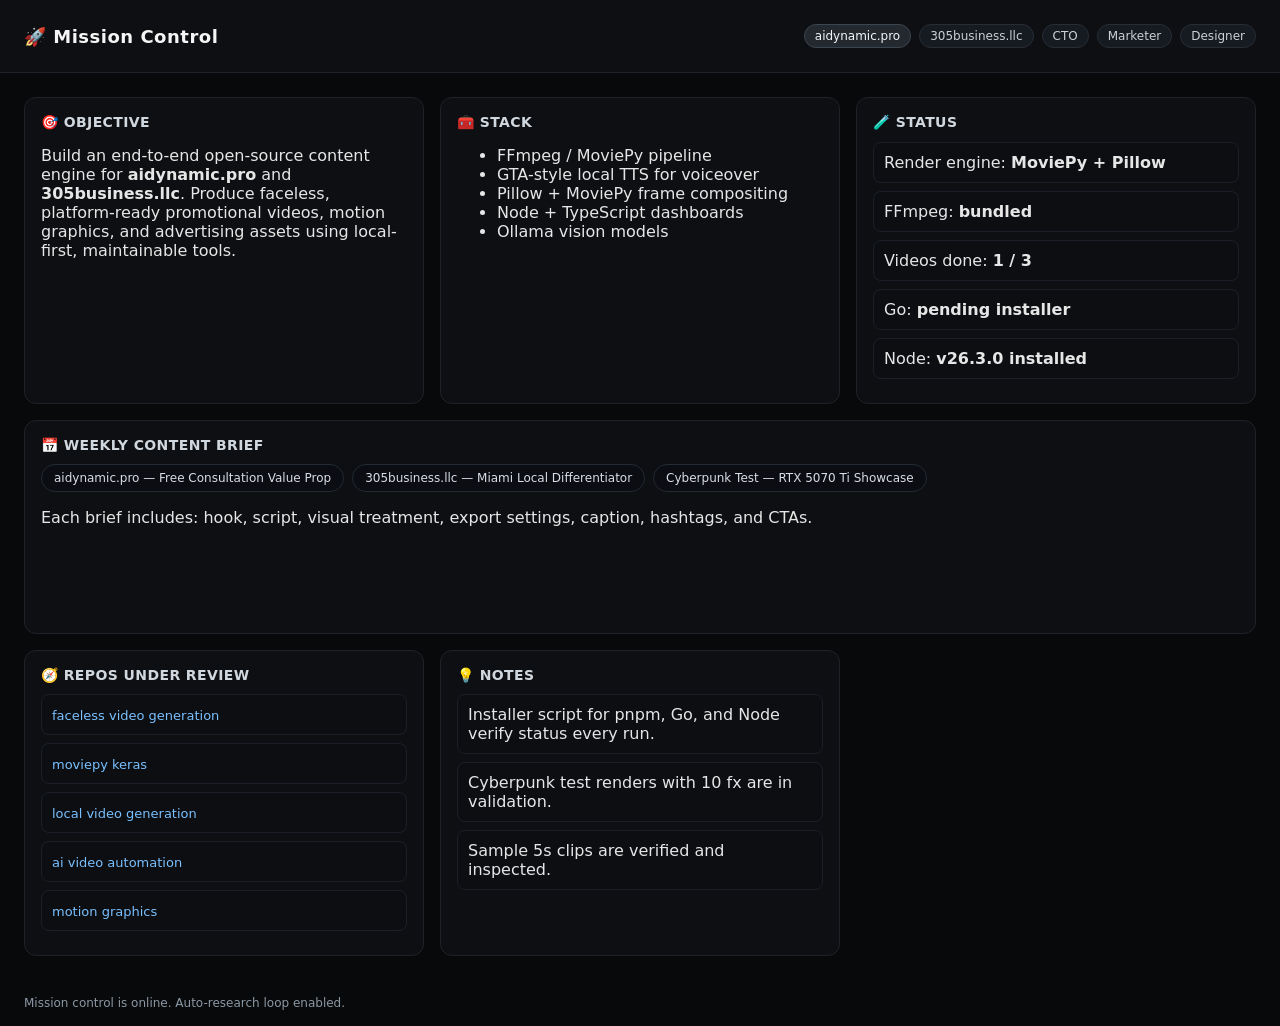
<file: dashboard/index.html>
<!doctype html>
<html lang="en">
<head>
<meta charset="utf-8"/>
<meta name="viewport" content="width=device-width, initial-scale=1"/>
<title>Mission Control</title>
<style>
  body {
    margin: 0;
    font-family: system-ui, -apple-system, Segoe UI, Roboto, Helvetica, Arial, sans-serif;
    background: #08090a;
    color: #e6e6e6;
  }
  header {
    padding: 24px;
    background: #0e0f12;
    border-bottom: 1px solid #1f2329;
    display: flex;
    align-items: center;
    justify-content: space-between;
  }
  header h1 {
    margin: 0;
    font-size: 18px;
    letter-spacing: 0.5px;
    color: #f5f5f5;
  }
  header .chips {
    display: flex;
    gap: 8px;
  }
  .chip {
    background: #161a21;
    color: #c9d1d9;
    border: 1px solid #272d37;
    border-radius: 999px;
    padding: 4px 10px;
    font-size: 12px;
  }
  .chip.active {
    background: #24292f;
    color: #f0f6fc;
    border-color: #3b4550;
  }
  main {
    padding: 24px;
    display: grid;
    grid-template-columns: repeat(3, 1fr);
    gap: 16px;
  }
  @media (max-width: 980px) {
    main { grid-template-columns: 1fr; }
  }
  .card {
    background: #0e0f12;
    border: 1px solid #1f2329;
    border-radius: 12px;
    padding: 16px;
    min-height: 180px;
  }
  .card h2 {
    margin-top: 0;
    font-size: 14px;
    color: #d0d7de;
    letter-spacing: 0.4px;
    text-transform: uppercase;
  }
  .pill-row {
    display: flex;
    flex-wrap: wrap;
    gap: 8px;
  }
  .pill {
    background: #0b0d12;
    color: #d8dee4;
    border: 1px solid #232a33;
    border-radius: 999px;
    padding: 6px 12px;
    font-size: 12px;
  }
  .report {
    background: #0c0e12;
    border: 1px solid #1a1f28;
    border-radius: 8px;
    padding: 10px;
    margin-top: 8px;
    margin-bottom: 8px;
  }
  .report a {
    color: #79c0ff;
    text-decoration: none;
    font-size: 13px;
  }
  .report a:hover { text-decoration: underline; }
  footer {
    padding: 16px 24px;
    color: #8b98a5;
    font-size: 12px;
  }
  button.primary {
    background: #2ea043;
    border: none;
    color: white;
    padding: 6px 10px;
    border-radius: 6px;
    font-size: 12px;
  }
</style>
</head>
<body>
<header>
  <h1>🚀 Mission Control</h1>
  <div class="chips">
    <span class="chip active">aidynamic.pro</span>
    <span class="chip">305business.llc</span>
    <span class="chip">CTO</span>
    <span class="chip">Marketer</span>
    <span class="chip">Designer</span>
  </div>
</header>
<main>
  <section class="card">
    <h2>🎯 Objective</h2>
    <p>Build an end-to-end open-source content engine for <strong>aidynamic.pro</strong> and <strong>305business.llc</strong>. Produce faceless, platform-ready promotional videos, motion graphics, and advertising assets using local-first, maintainable tools.</p>
  </section>
  <section class="card">
    <h2>🧰 Stack</h2>
    <ul>
      <li>FFmpeg / MoviePy pipeline</li>
      <li>GTA-style local TTS for voiceover</li>
      <li>Pillow + MoviePy frame compositing</li>
      <li>Node + TypeScript dashboards</li>
      <li>Ollama vision models</li>
    </ul>
  </section>
  <section class="card">
    <h2>🧪 Status</h2>
    <div class="report">Render engine: <strong>MoviePy + Pillow</strong></div>
    <div class="report">FFmpeg: <strong>bundled</strong></div>
    <div class="report">Videos done: <strong>1 / 3</strong></div>
    <div class="report">Go: <strong>pending installer</strong></div>
    <div class="report">Node: <strong>v26.3.0 installed</strong></div>
  </section>
  <section class="card" style="grid-column: 1 / -1;">
    <h2>📅 Weekly Content Brief</h2>
    <div class="pill-row">
      <span class="pill">aidynamic.pro — Free Consultation Value Prop</span>
      <span class="pill">305business.llc — Miami Local Differentiator</span>
      <span class="pill">Cyberpunk Test — RTX 5070 Ti Showcase</span>
    </div>
    <p>Each brief includes: hook, script, visual treatment, export settings, caption, hashtags, and CTAs.</p>
  </section>
  <section class="card">
    <h2>🧭 Repos Under Review</h2>
    <div class="report"><a href="https://github.com/search?q=faceless+video+generation&type=repositories" target="_blank">faceless video generation</a></div>
    <div class="report"><a href="https://github.com/search?q=moviepy+keras&type=repositories" target="_blank">moviepy keras</a></div>
    <div class="report"><a href="https://github.com/search?q=local+video+generation&type=repositories" target="_blank">local video generation</a></div>
    <div class="report"><a href="https://github.com/search?q=ai+video+automation&type=repositories" target="_blank">ai video automation</a></div>
    <div class="report"><a href="https://github.com/search?q=motion+graphics&type=repositories" target="_blank">motion graphics</a></div>
  </section>
  <section class="card">
    <h2>💡 Notes</h2>
    <div class="report">Installer script for pnpm, Go, and Node verify status every run.</div>
    <div class="report">Cyberpunk test renders with 10 fx are in validation.</div>
    <div class="report">Sample 5s clips are verified and inspected.</div>
  </section>
</main>
<footer>Mission control is online. Auto-research loop enabled.</footer>
</body>
</html>
</file>
